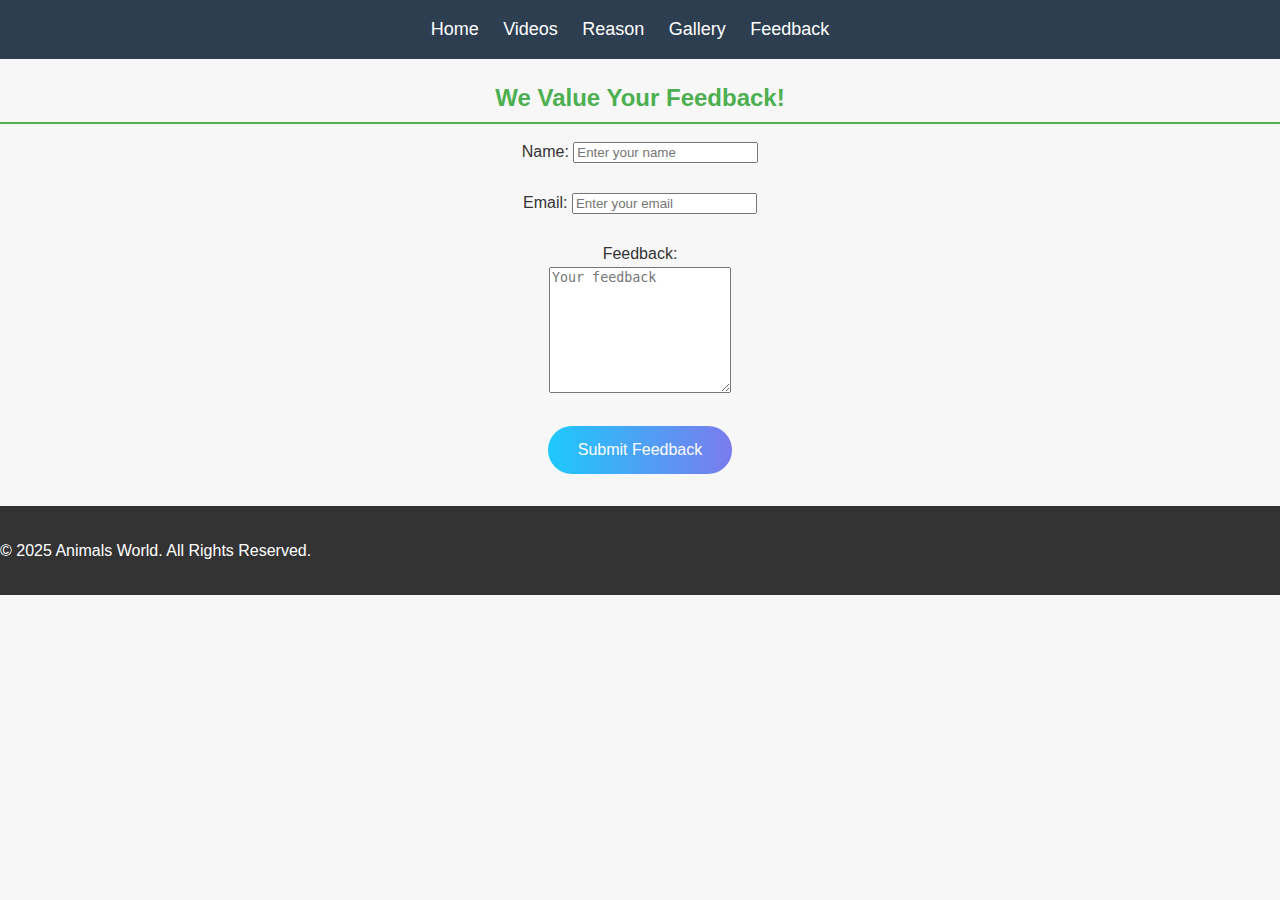
<file: feedback.html>
<!DOCTYPE html>
<html lang="en">
<head>
    <meta charset="UTF-8">
    <meta name="viewport" content="width=device-width, initial-scale=1.0">
    <title>Feedback</title>
    <link rel="stylesheet" href="style.css">
</head>


    <header>
        <nav>
            <ul>
                <li><a href="index.html">Home</a></li>
                <li><a href="videos.html">Videos</a></li>
                <li><a href="reason.html">Reason</a></li>
                <li><a href="gallery.html">Gallery</a></li>
                <li><a href="feedback.html">Feedback</a></li>
            </ul>
        </nav>
    </header>

 

    <section id="feedback">
        <div class="feedback-container">
        <h2>We Value Your Feedback!</h2>
        <form action="#" method="post">
            <label for="name">Name:</label>
            <input type="text" id="name" name="name" placeholder="Enter your name" required><br><br>

            <label for="email">Email:</label>
            <input type="email" id="email" name="email" placeholder="Enter your email" required><br><br>

            <label for="feedback">Feedback:</label><br>
            <textarea id="feedback" name="feedback" rows="8" placeholder="Your feedback" required></textarea><br><br>
             <button type="submit">Submit Feedback</button>

        </form>
    </section>
</div>

    <footer>
        <p>&copy; 2025 Animals World. All Rights Reserved.</p>
    </footer>


</html>
</file>
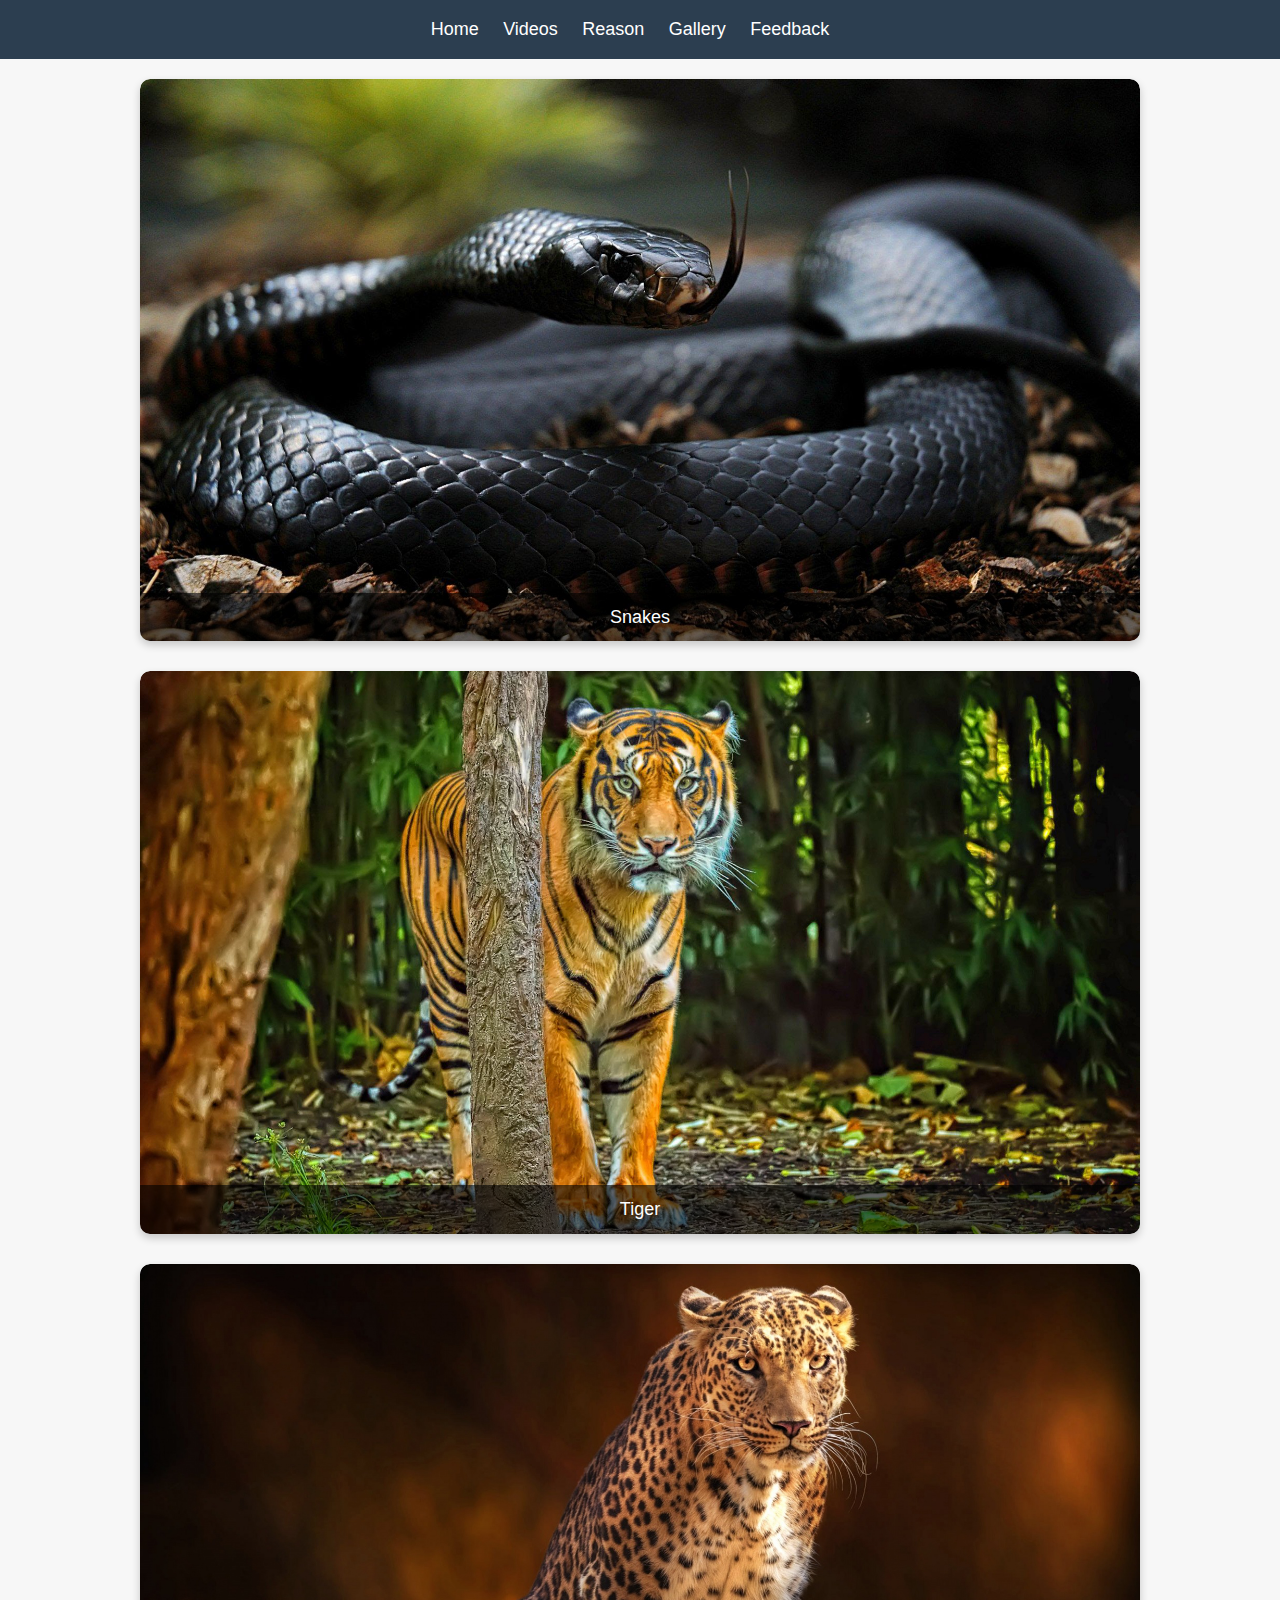
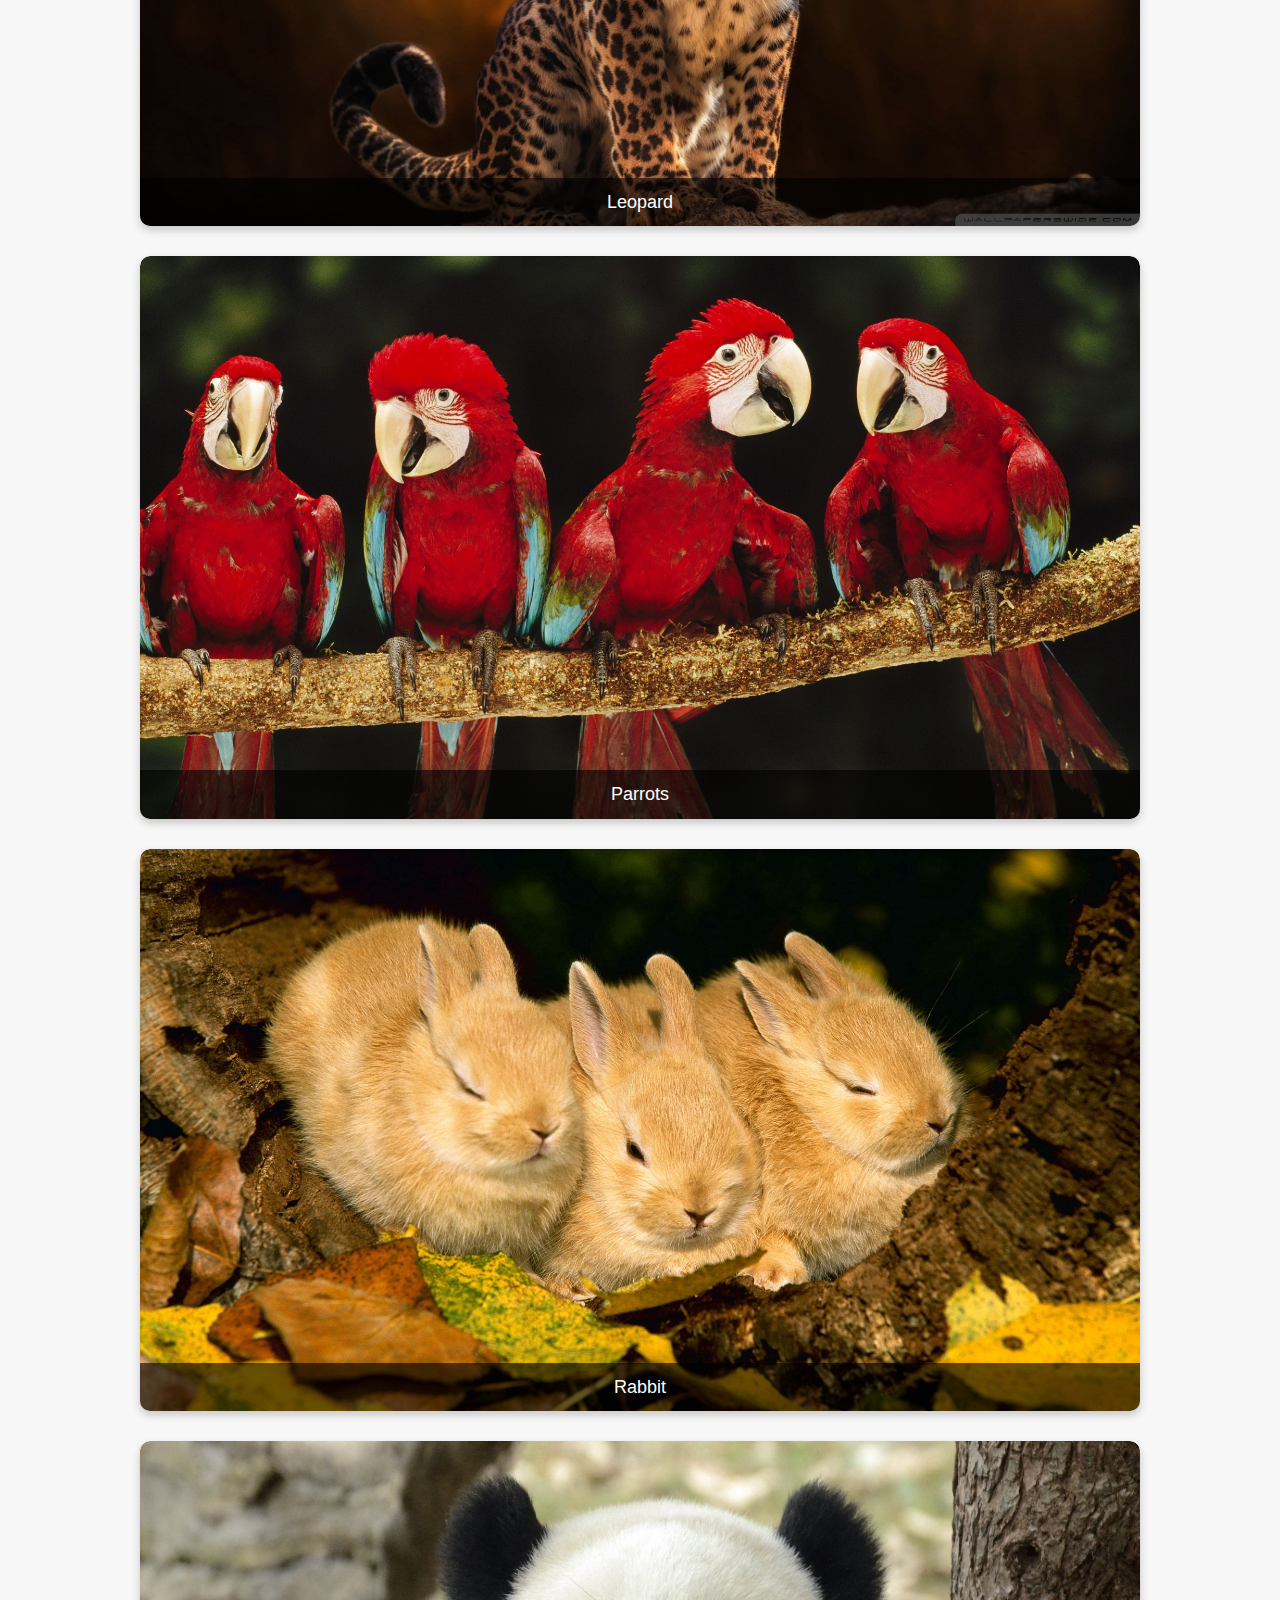
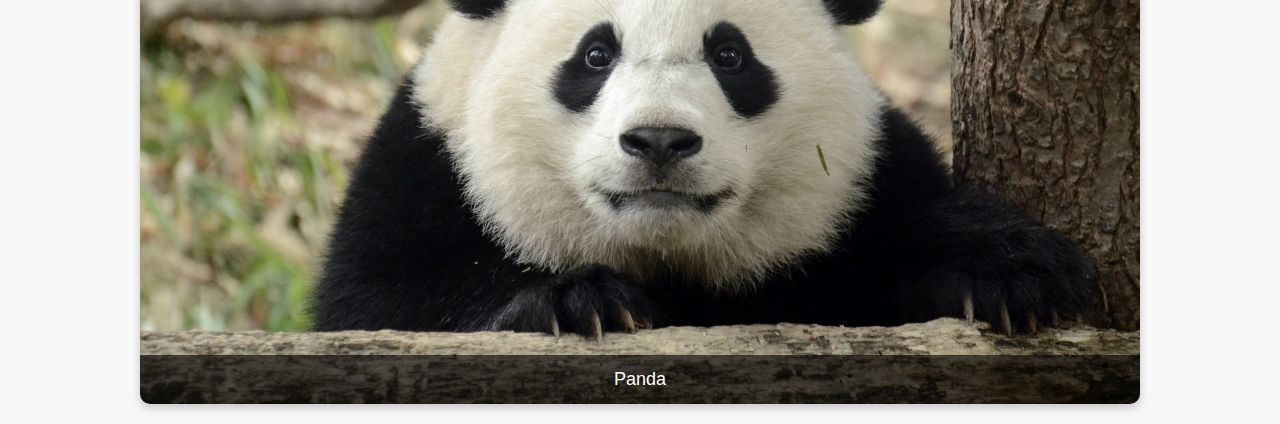
<file: gallery.html>
<!DOCTYPE html>
<html lang="en">
<head>
    <meta charset="UTF-8">
    <meta name="viewport" content="width=device-width, initial-scale=1.0">
    <title>Animal Gallery</title>
    <link rel="stylesheet" href="style.css">
</head>
<body>
    <header>
        <nav>
            <ul>
                <li><a href="index.html">Home</a></li>
                <li><a href="videos.html">Videos</a></li>
                <li><a href="reason.html">Reason</a></li>
                <li><a href="gallery.html">Gallery</a></li>
                <li><a href="feedback.html">Feedback</a></li>
            </ul>
        </nav>
    </header>
    <main class="gallery">
        <div class="card">
            <a href="subpage1.html">
                <img src="images/snakes.jpg" alt="Snakes">
                <div class="info">Snakes</div>
            </a>
        </div>
      <div class="card">
        <a href="subpage2.html">
          <img src="images/tiger_is_standing_in_forest_background_hd_tiger.jpg" alt="Tiger">
          <div class="info">Tiger</div>
        </a>
      </div>
      <div class="card">
        <a href="subpage3.html">
          <img src="images/leo.jpg" alt="Leopard">
          <div class="info">Leopard</div>
        </a>
      </div>
      <div class="card">
        <a href="subpage4.html">
          <img src="images/par.jpg" alt="Parrots">
          <div class="info">Parrots</div>
        </a>
      </div>
      <div class="card">
        <a href="subpage5.html">
          <img src="images/rab.jpg" alt="Rabbit">
          <div class="info">Rabbit</div>
        </a>
      </div>
      <div class="card">
        <a href="subpage6.html">
          <img src="images/pan.jpg" alt="Panda">
          <div class="info">Panda</div>
        </a>
      </div>
    </main>
</file>
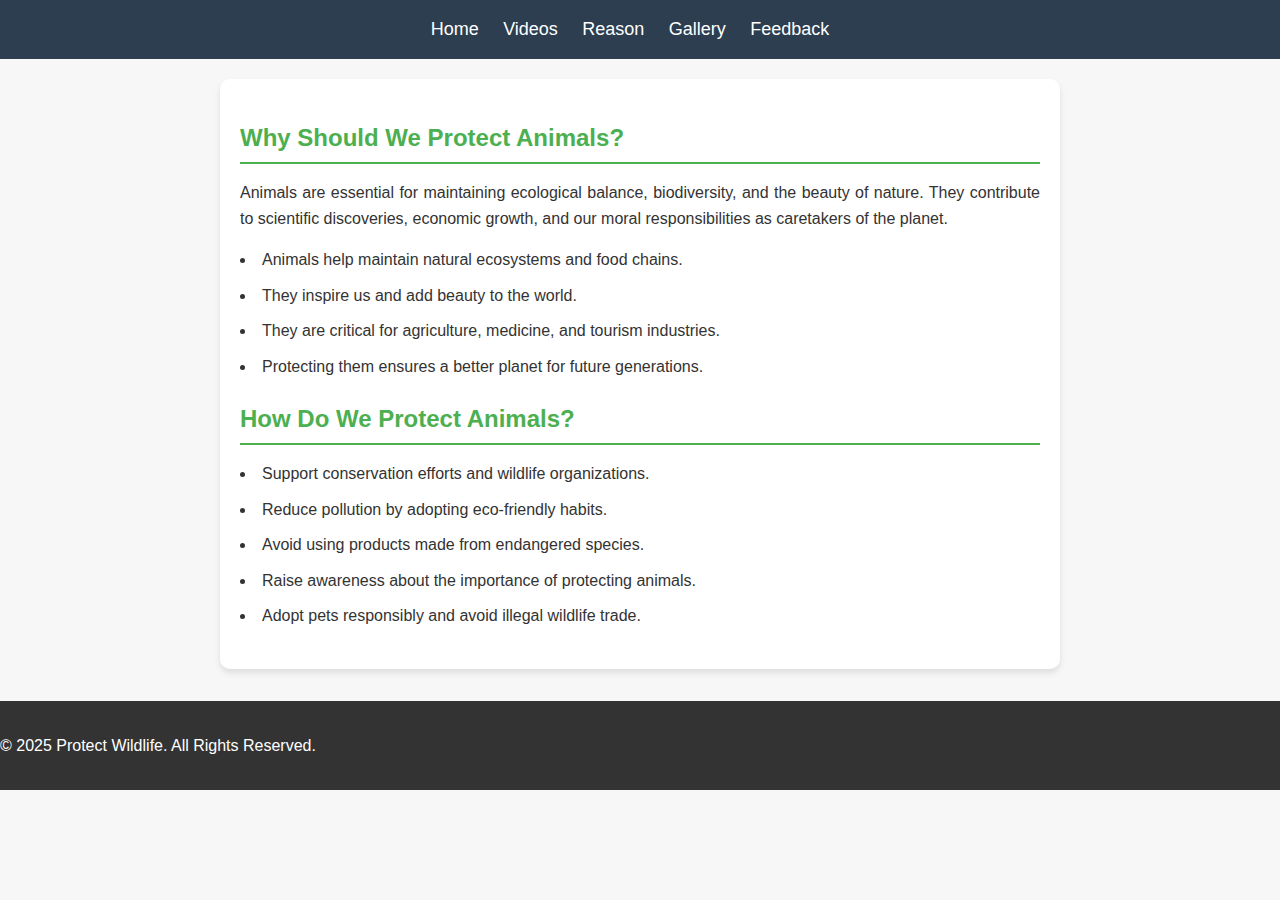
<file: reason.html>
<!DOCTYPE html>
<html lang="en">
<head>
    <meta charset="UTF-8">
    <meta name="viewport" content="width=device-width, initial-scale=1.0">
    <title>Why Protect Animals?</title>
    <link rel="stylesheet" href="style.css">
</head>
<body>

    <header>
        <nav>
            <ul>
                <li><a href="index.html">Home</a></li>
                <li><a href="videos.html">Videos</a></li>
                <li><a href="reason.html">Reason</a></li>
                <li><a href="gallery.html">Gallery</a></li>
                <li><a href="feedback.html">Feedback</a></li>
            </ul>
        </nav>
    </header>

    
    <div class="container">
        <section class="why-protect">
          <h2>Why Should We Protect Animals?</h2>
          <p>Animals are essential for maintaining ecological balance, biodiversity, and the beauty of nature. They contribute to scientific discoveries, economic growth, and our moral responsibilities as caretakers of the planet.</p>
          <ul>
            <li>Animals help maintain natural ecosystems and food chains.</li>
            <li>They inspire us and add beauty to the world.</li>
            <li>They are critical for agriculture, medicine, and tourism industries.</li>
            <li>Protecting them ensures a better planet for future generations.</li>
          </ul>
        </section>
    
        <section class="how-protect">
          <h2>How Do We Protect Animals?</h2>
          <ul>
            <li>Support conservation efforts and wildlife organizations.</li>
            <li>Reduce pollution by adopting eco-friendly habits.</li>
            <li>Avoid using products made from endangered species.</li>
            <li>Raise awareness about the importance of protecting animals.</li>
            <li>Adopt pets responsibly and avoid illegal wildlife trade.</li>
          </ul>
        </section>
      </div>
    
      <footer>
        <p>© 2025 Protect Wildlife. All Rights Reserved.</p>
      </footer>
    </body>
    </html>
</file>
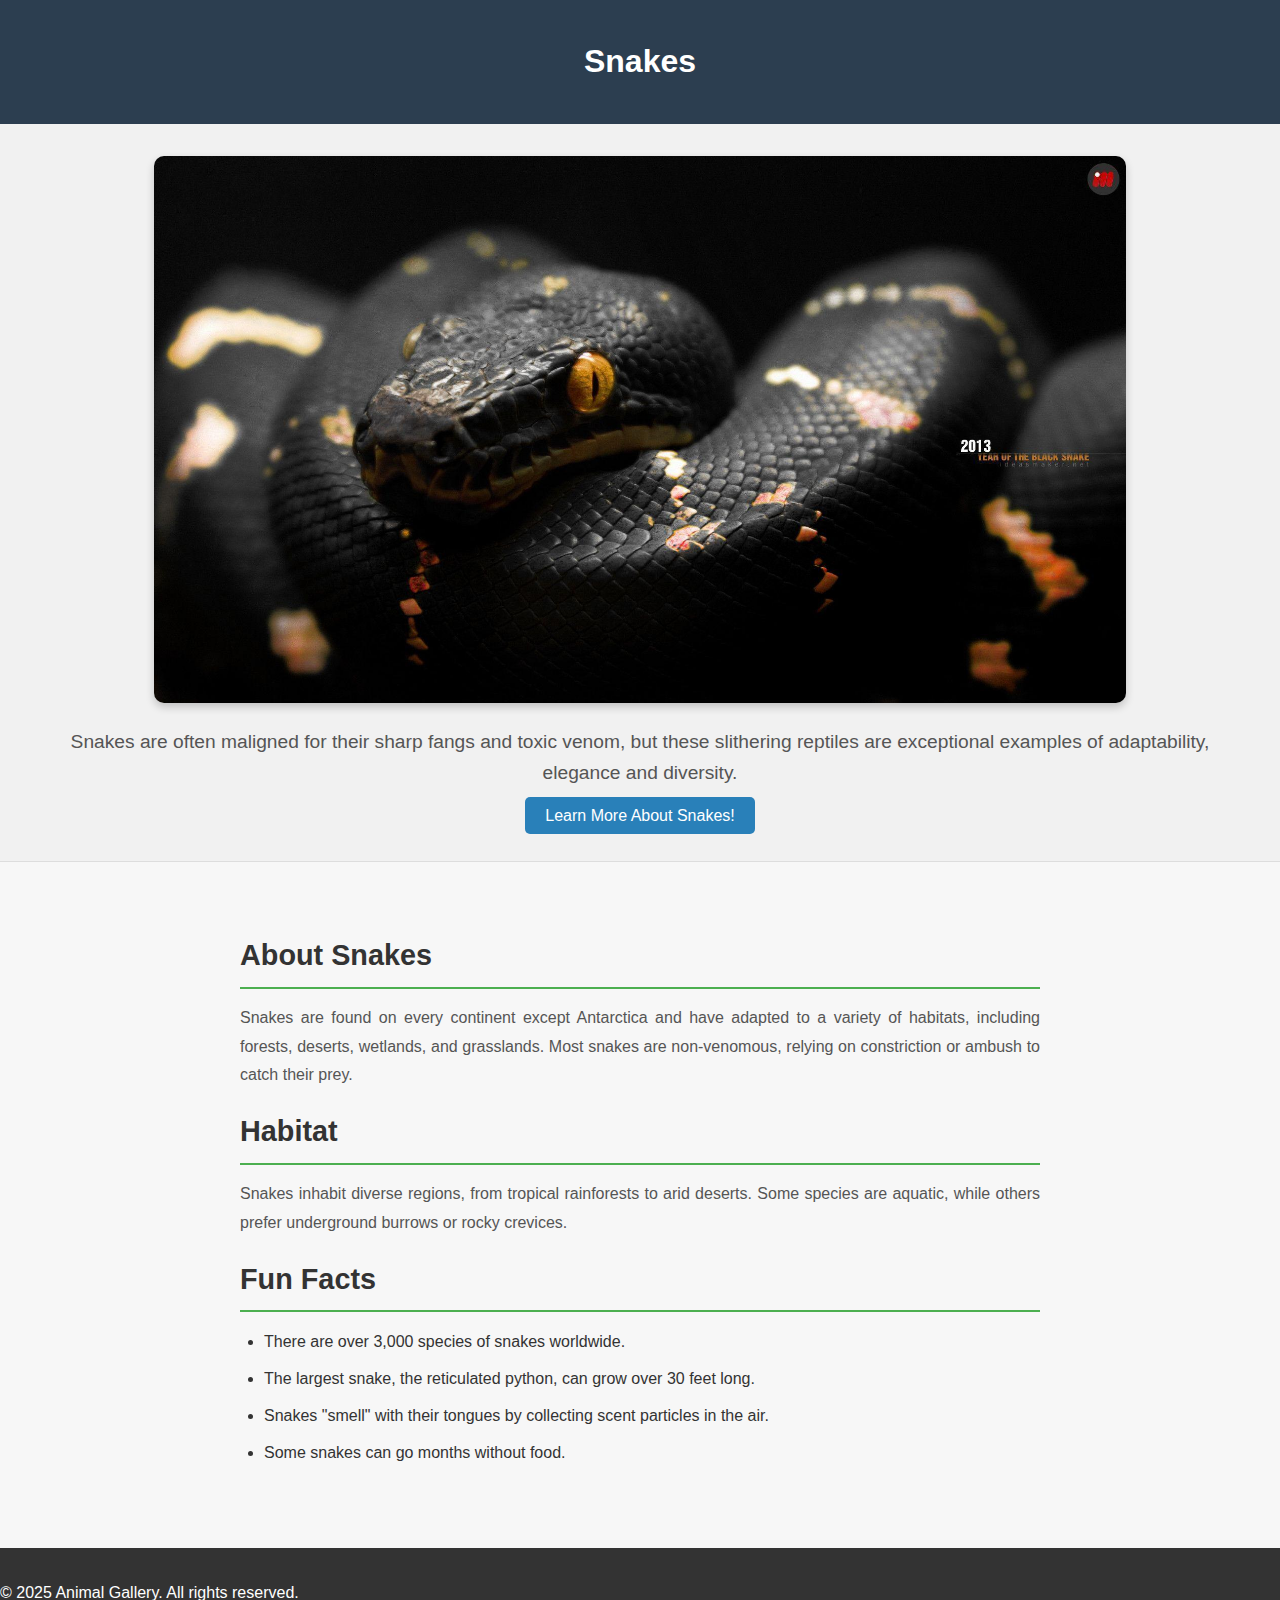
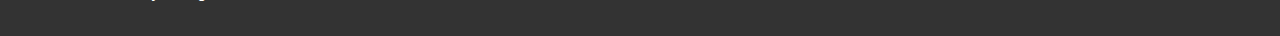
<file: subpage1.html>
<!DOCTYPE html>
<html lang="en">
<head>
  <meta charset="UTF-8">
  <meta name="viewport" content="width=device-width, initial-scale=1.0">
  <title>Snakes</title>
  <link rel="stylesheet" href="style.css">
</head>
<body>
  <header>
    <h1>Snakes</h1>
  </header>

  <main>
    <section class="hero">
      <img src="images/sna  ke.jpg" alt="Snakes">
      <p class="caption">
        Snakes are often maligned for their sharp fangs and toxic venom, but these slithering reptiles are exceptional examples of adaptability, elegance and diversity.
      </p>

      <a href="https://www.bbcearth.com/factfiles/animals/amphibians-reptiles/snake"class="cta-button">Learn More About Snakes!</a>
    </section>

    <section class="details">
      <h2>About Snakes</h2>
      <p>
        Snakes are found on every continent except Antarctica and have adapted to a variety of habitats, 
        including forests, deserts, wetlands, and grasslands. Most snakes are non-venomous, 
        relying on constriction or ambush to catch their prey.
      </p>
       
      <h2>Habitat</h2>
      <p>
        Snakes inhabit diverse regions, from tropical rainforests to arid deserts. Some species are aquatic, 
        while others prefer underground burrows or rocky crevices.
      </p>

      <h2>Fun Facts</h2>
      <ul>
        <li>There are over 3,000 species of snakes worldwide.</li>
        <li>The largest snake, the reticulated python, can grow over 30 feet long.</li>
        <li>Snakes "smell" with their tongues by collecting scent particles in the air.</li>
        <li>Some snakes can go months without food.</li>
      </ul>
          
    </section>
  </main>

  <footer>
    <p>&copy; 2025 Animal Gallery. All rights reserved.</p>
  </footer>
</body>
</html>
</file>
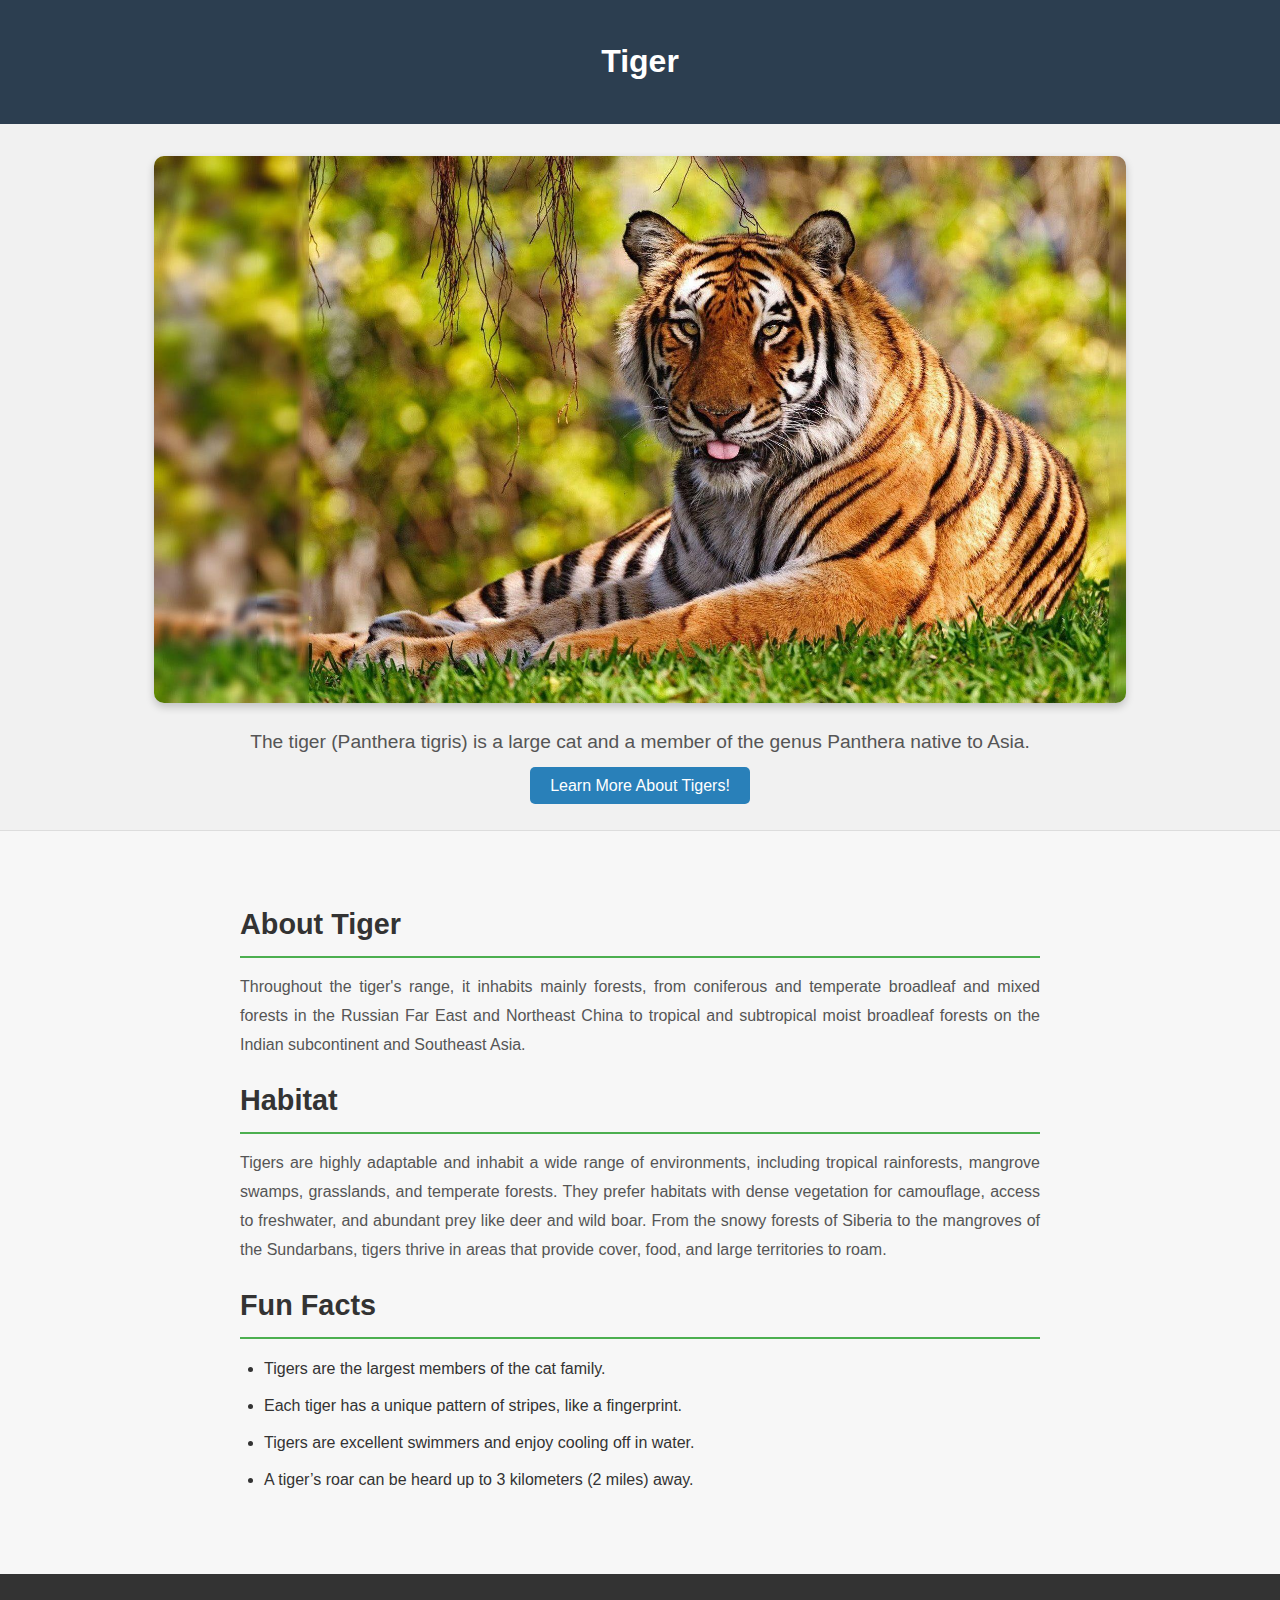
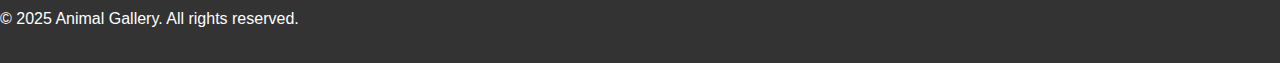
<file: subpage2.html>
<!DOCTYPE html>
<html lang="en">
<head>
  <meta charset="UTF-8">
  <meta name="viewport" content="width=device-width, initial-scale=1.0">
  <title>Tiger</title>
  <link rel="stylesheet" href="style.css">
</head>
<body>
  <header>
    <h1>Tiger</h1>
  </header>

  <main>
    <section class="hero">
      <img src="images/tiger 11.jpg" alt="Tiger">
      <p class="caption">
        The tiger (Panthera tigris) is a large cat and a member of the genus Panthera native to Asia.
      </p>

      <a href="https://www.britannica.com/animal/tiger"class="cta-button">Learn More About Tigers!</a>
    </section>

    <section class="details">
      <h2>About Tiger</h2>
      <p>
        Throughout the tiger's range, it inhabits mainly forests, from coniferous and temperate broadleaf and mixed forests in the 
        Russian Far East and Northeast China to tropical and subtropical moist broadleaf forests on the Indian subcontinent and Southeast Asia. 
      </p>
       
      <h2>Habitat</h2>
      <p>
        Tigers are highly adaptable and inhabit a wide range of environments, including tropical rainforests, mangrove swamps, grasslands, and temperate forests.
         They prefer habitats with dense vegetation for camouflage, access to freshwater, and abundant prey like deer and wild boar.
         From the snowy forests of Siberia to the mangroves of the Sundarbans, tigers thrive in areas that provide cover, food, and large territories to roam.
      </p>

      <h2>Fun Facts</h2>
      <ul>
        <li>Tigers are the largest members of the cat family.</li>
        <li>Each tiger has a unique pattern of stripes, like a fingerprint.</li>
        <li>Tigers are excellent swimmers and enjoy cooling off in water.</li>
        <li>A tiger’s roar can be heard up to 3 kilometers (2 miles) away.</li>
      </ul>
          
    </section>
  </main>

  <footer>
    <p>&copy; 2025 Animal Gallery. All rights reserved.</p>
  </footer>
</body>
</html>
</file>
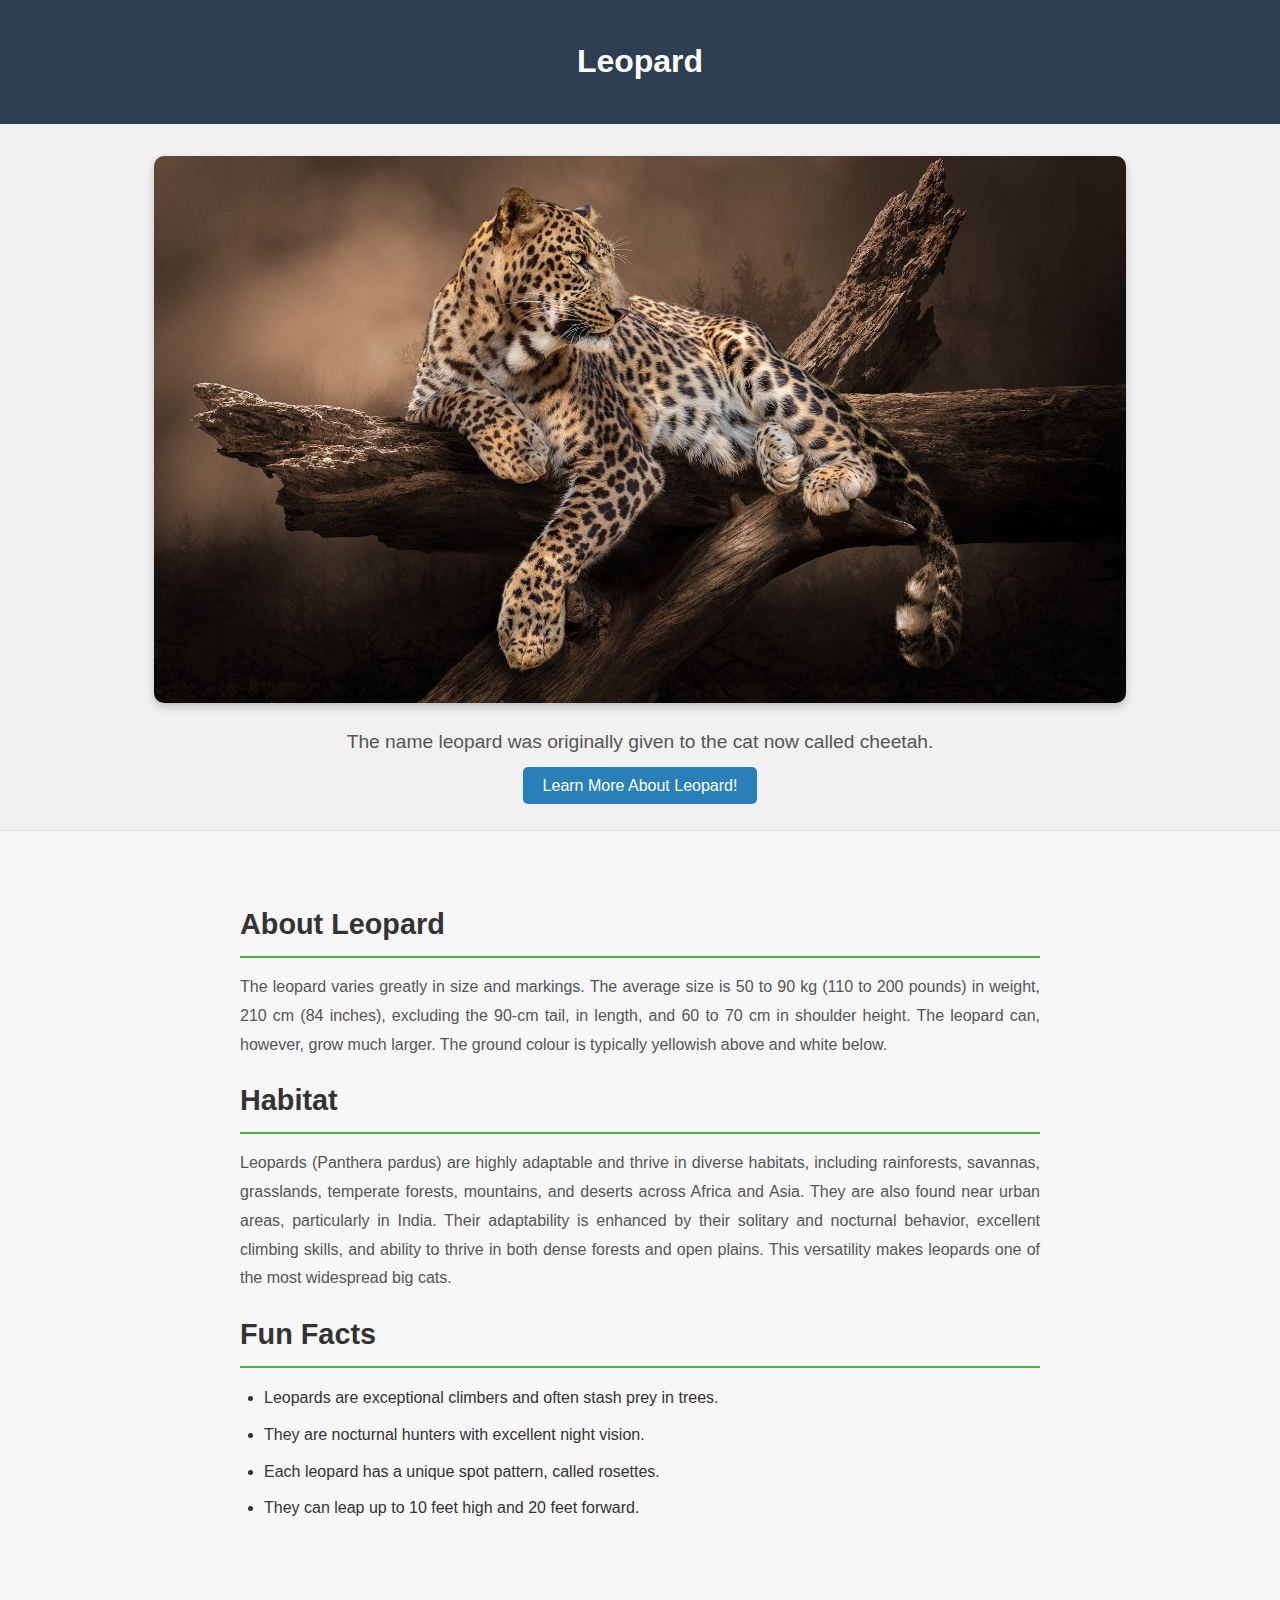
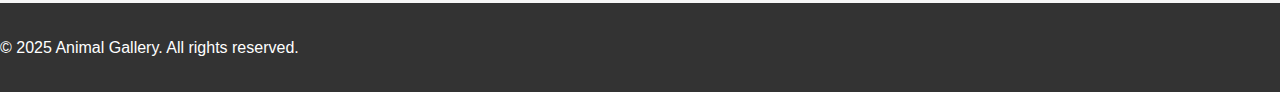
<file: subpage3.html>
<!DOCTYPE html>
<html lang="en">
<head>
  <meta charset="UTF-8">
  <meta name="viewport" content="width=device-width, initial-scale=1.0">
  <title>Leopard</title>
  <link rel="stylesheet" href="style.css">
</head>
<body>
  <header>
    <h1>Leopard</h1>
  </header>

  <main>
    <section class="hero">
      <img src="images/leoparddddd.jpg" alt="Leopard">
      <p class="caption">
        The name leopard was originally given to the cat now called cheetah.
      </p>

      <a href="https://www.britannica.com/animal/leopard"class="cta-button">Learn More About Leopard!</a>
    </section>

    <section class="details">
      <h2>About Leopard</h2>
      <p>
        The leopard varies greatly in size and markings.
         The average size is 50 to 90 kg (110 to 200 pounds) in weight, 
         210 cm (84 inches), excluding the 90-cm tail, in length, and 60 to 70 cm in 
         shoulder height. The leopard can, however, grow much larger. The ground colour 
         is typically yellowish above and white below.
       
      <h2>Habitat</h2>
      <p>
        Leopards (Panthera pardus) are highly adaptable and thrive in diverse habitats,
         including rainforests, savannas, grasslands, temperate forests, mountains,
          and deserts across Africa and Asia. They are also found near urban areas, particularly in India. Their adaptability is enhanced by their solitary and nocturnal behavior, excellent climbing skills, and ability to thrive in both dense forests and open plains. 
        This versatility makes leopards one of the most widespread big cats.
      </p>

      <h2>Fun Facts</h2>
      <ul>
        <li>Leopards are exceptional climbers and often stash prey in trees.</li>
        <li>They are nocturnal hunters with excellent night vision.</li>
        <li>Each leopard has a unique spot pattern, called rosettes.</li>
        <li>They can leap up to 10 feet high and 20 feet forward.</li>
      </ul>
          
    </section>
  </main>

  <footer>
    <p>&copy; 2025 Animal Gallery. All rights reserved.</p>
  </footer>
</body>
</html>
</file>
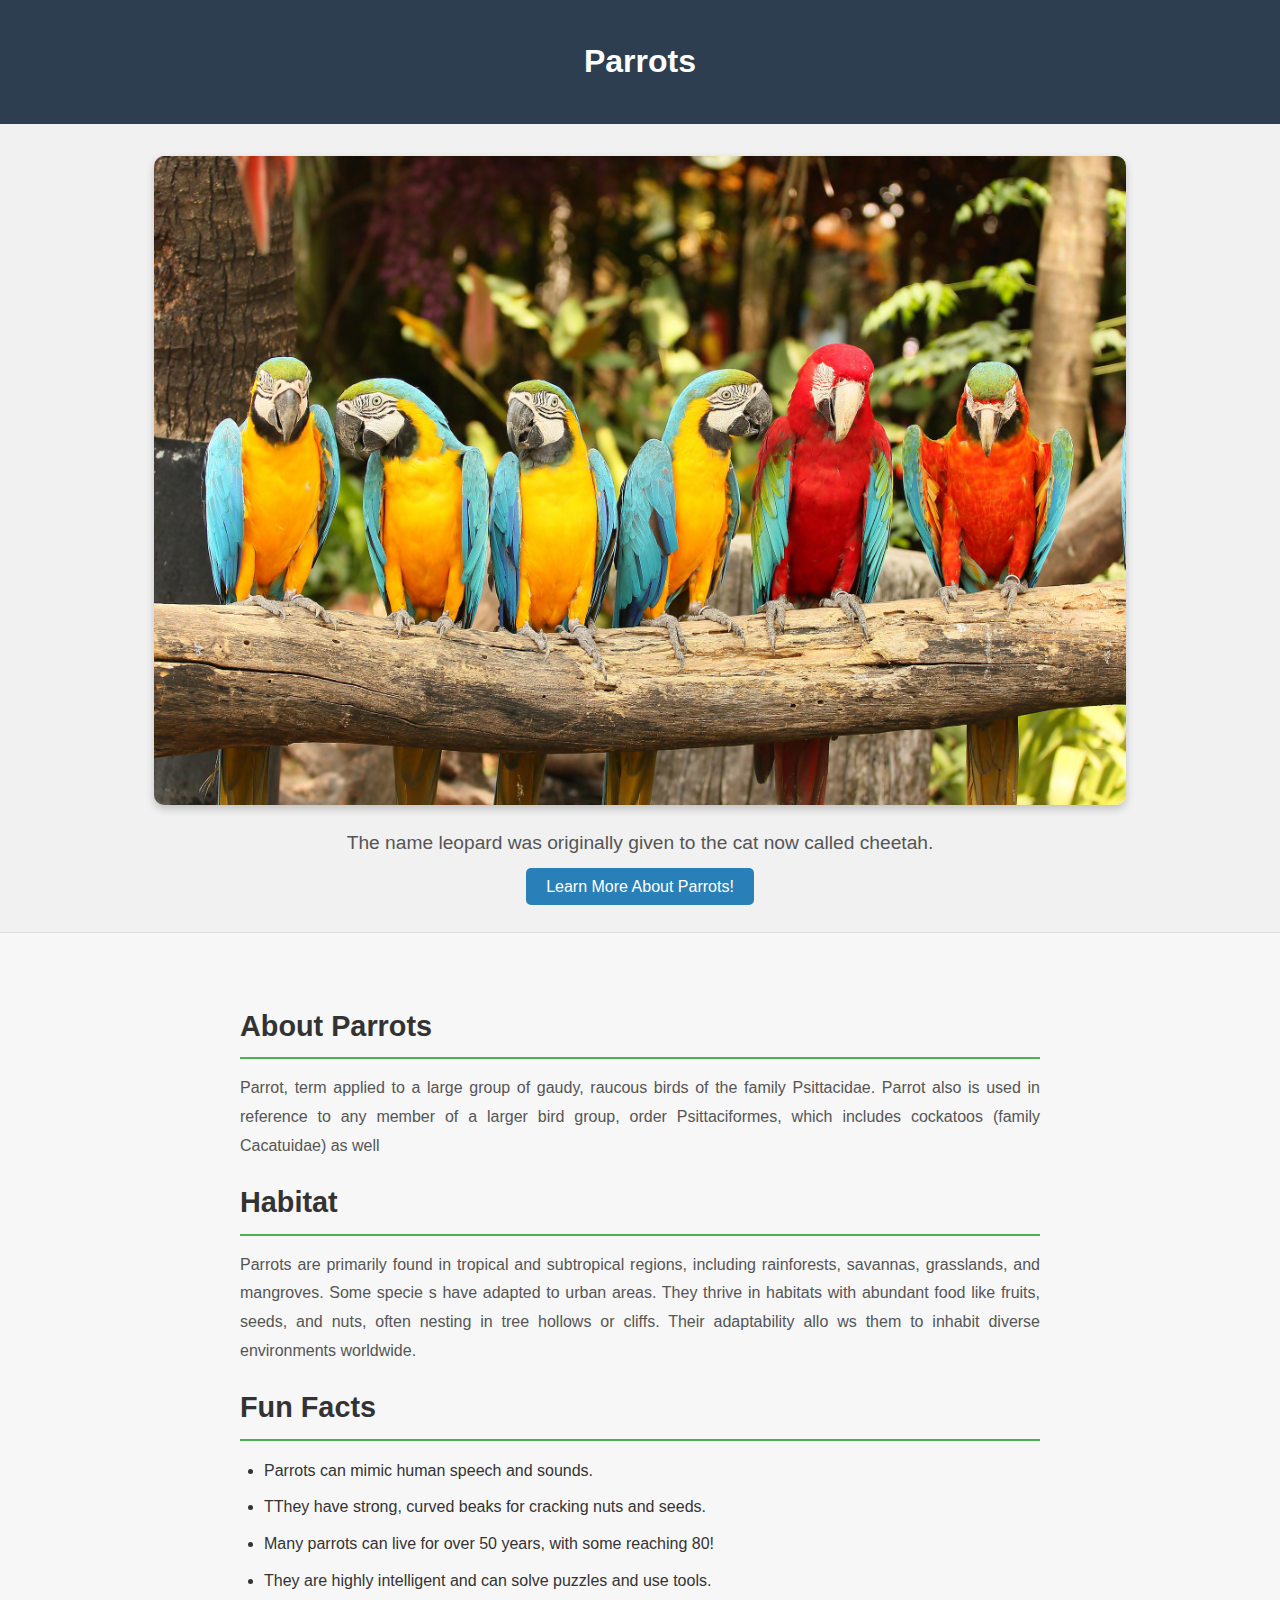
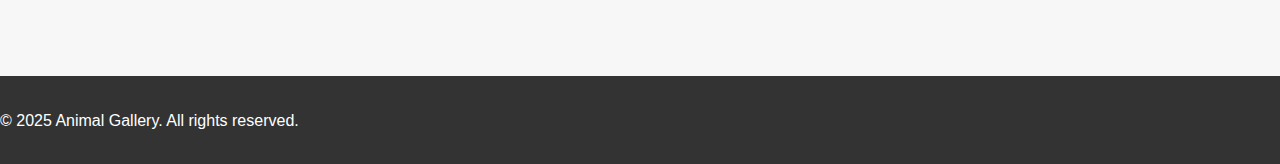
<file: subpage4.html>
<!DOCTYPE html>
<html lang="en">
<head>
  <meta charset="UTF-8">
  <meta name="viewport" content="width=device-width, initial-scale=1.0">
  <title>Parrots</title>
  <link rel="stylesheet" href="style.css">
</head>
<body>
  <header>
    <h1>Parrots</h1>
  </header>

  <main>
    <section class="hero">
      <img src="images/PARROTS  DSASD.jpeg" alt="Parrots">
      <p class="caption">
        The name leopard was originally given to the cat now called cheetah.
      </p>

      <a href="https://www.britannica.com/animal/parrot"class="cta-button">Learn More About Parrots!</a>
    </section>

    <section class="details">
      <h2>About Parrots</h2>
      <p>
        Parrot, term applied to a large group of gaudy, raucous birds of the family Psittacidae. Parrot also is used in reference to any member of a larger bird group, order Psittaciformes, which includes cockatoos (family Cacatuidae) as well
      <h2>Habitat</h2>
      <p>
        Parrots are primarily found in tropical and subtropical regions,
         including rainforests, savannas, grasslands, and mangroves. Some specie
         s have adapted to urban areas. They thrive in habitats with abundant food like
          fruits, seeds, and nuts, often nesting in tree hollows or cliffs. Their adaptability allo
          ws them to inhabit diverse environments worldwide.
      </p>

      <h2>Fun Facts</h2>
      <ul>
        <li>Parrots can mimic human speech and sounds.</li>
        <li>TThey have strong, curved beaks for cracking nuts and seeds.</li>
        <li>Many parrots can live for over 50 years, with some reaching 80!</li>
        <li>They are highly intelligent and can solve puzzles and use tools.</li>
      </ul>
          
    </section>
  </main>

  <footer>
    <p>&copy; 2025 Animal Gallery. All rights reserved.</p>
  </footer>
</body>
</html>
</file>
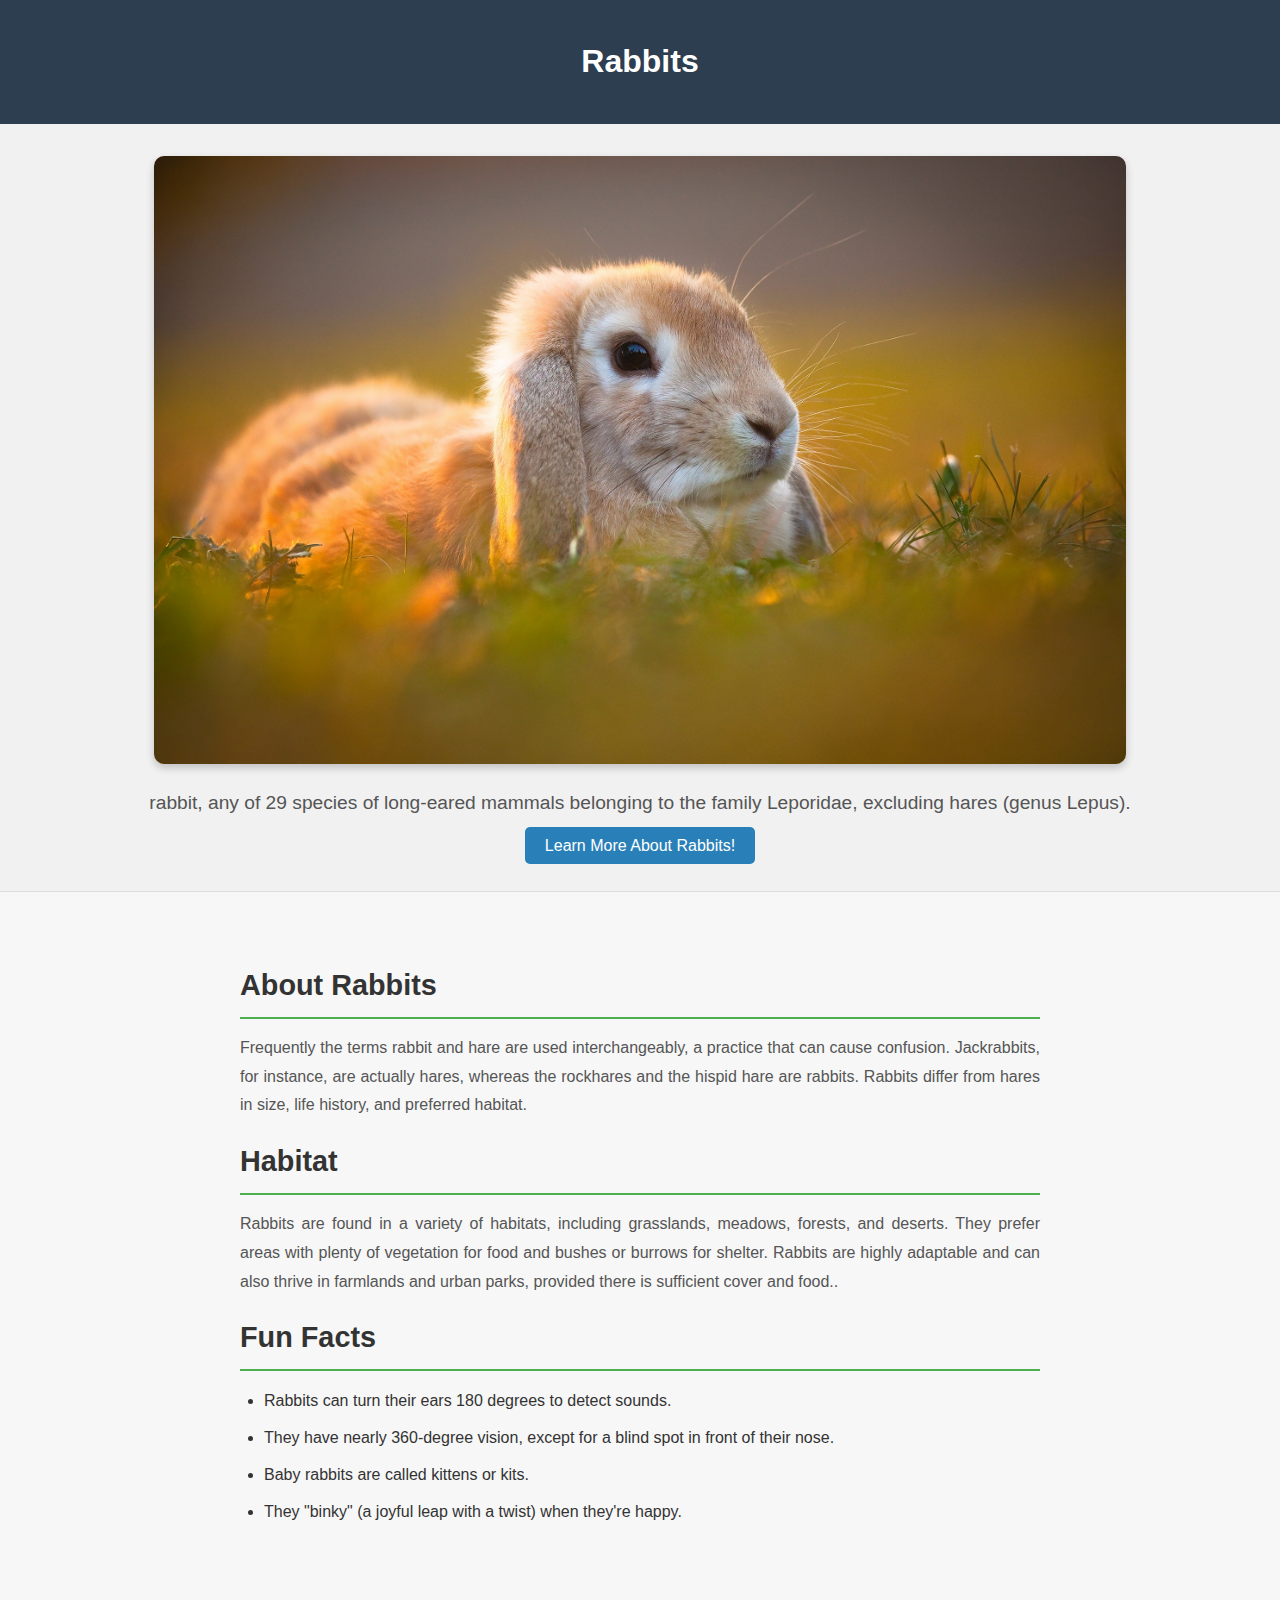
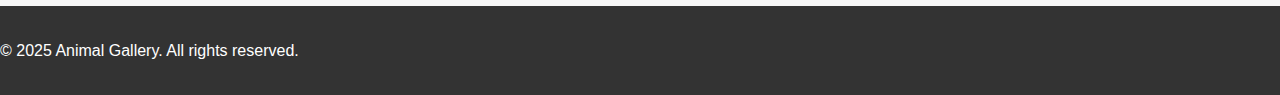
<file: subpage5.html>
<!DOCTYPE html>
<html lang="en">
<head>
  <meta charset="UTF-8">
  <meta name="viewport" content="width=device-width, initial-scale=1.0">
  <title>Rabbits</title>
  <link rel="stylesheet" href="style.css">
</head>
<body>
  <header>
    <h1>Rabbits</h1>
  </header>

  <main>
    <section class="hero">
      <img src="images/rabbbbits.jpg" alt="Rabbits">
      <p class="caption">
        rabbit, any of 29 species of long-eared mammals belonging to the family Leporidae, excluding hares (genus Lepus).
      </p>

      <a href="https://www.britannica.com/animal/rabbit"class="cta-button">Learn More About Rabbits!</a>
    </section>

    <section class="details">
      <h2>About Rabbits</h2>
      <p>
       Frequently the terms rabbit and hare are used interchangeably, a practice that can cause confusion. Jackrabbits, for instance, are actually hares, whereas the rockhares and the hispid hare are rabbits. Rabbits differ from hares in size, life history, and preferred habitat. 
      <h2>Habitat</h2>
      <p>
        Rabbits are found in a variety of habitats, including grasslands, meadows, forests, and deserts. They prefer areas with plenty of vegetation for food and bushes or burrows for shelter. Rabbits are highly adaptable and can also thrive in farmlands and urban parks, provided there is sufficient cover and food..
      </p>

      <h2>Fun Facts</h2>
      <ul>
        <li>Rabbits can turn their ears 180 degrees to detect sounds.</li>
        <li>They have nearly 360-degree vision, except for a blind spot in front of their nose.</li>
        <li>Baby rabbits are called kittens or kits.</li>
        <li>They "binky" (a joyful leap with a twist) when they're happy.</li>
      </ul>
          
    </section>
  </main>

  <footer>
    <p>&copy; 2025 Animal Gallery. All rights reserved.</p>
  </footer>
</body>
</html>
</file>
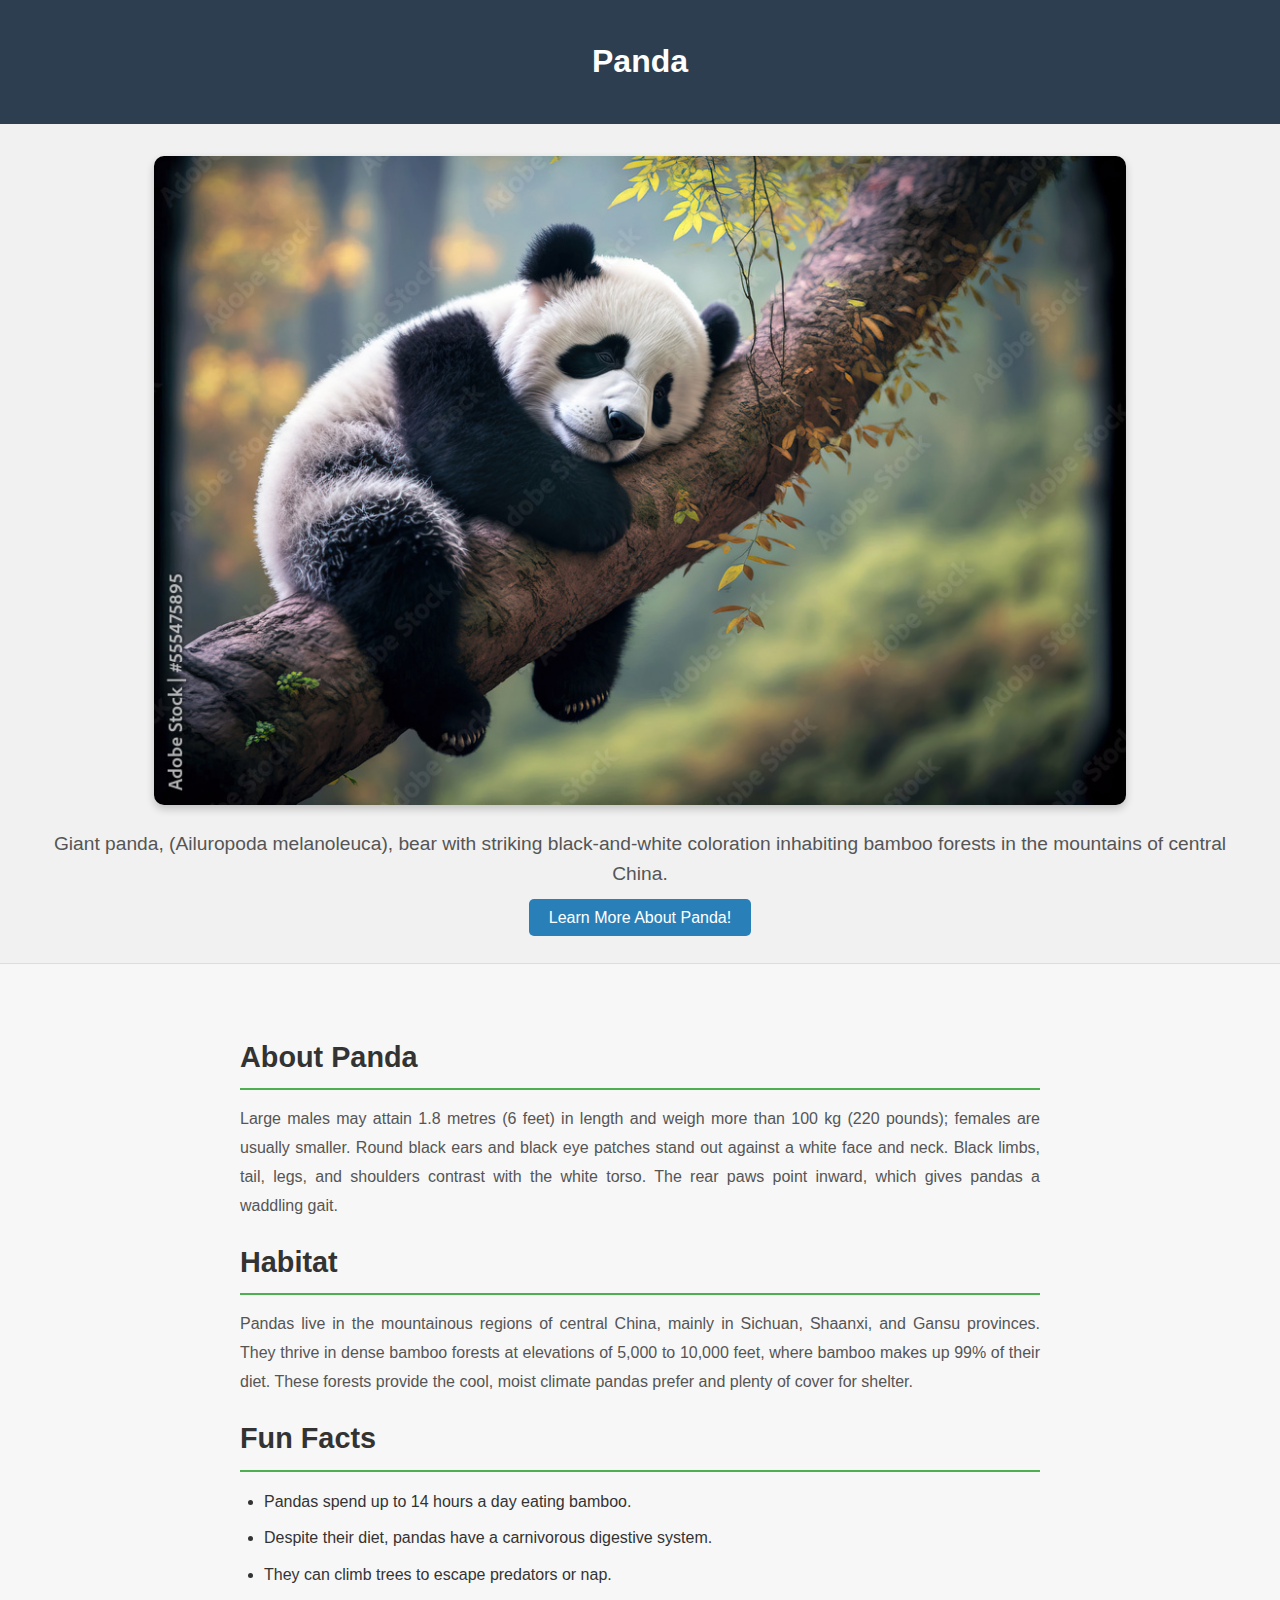
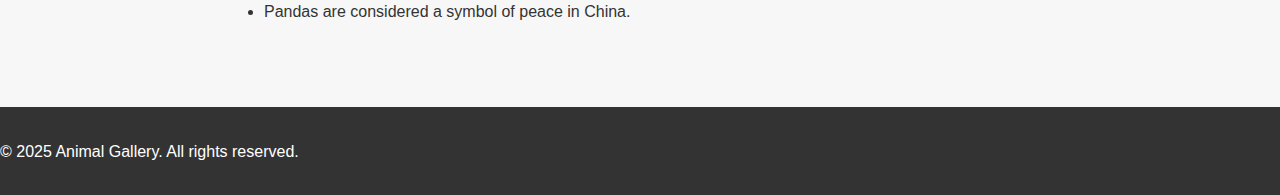
<file: subpage6.html>
<!DOCTYPE html>
<html lang="en">
<head>
  <meta charset="UTF-8">
  <meta name="viewport" content="width=device-width, initial-scale=1.0">
  <title>Panda</title>
  <link rel="stylesheet" href="style.css">
</head>
<body>
  <header>
    <h1>Panda</h1>
  </header>

  <main>
    <section class="hero">
      <img src="images/panda.jpg" alt="Panda">
      <p class="caption">
        Giant panda, (Ailuropoda melanoleuca), bear with striking black-and-white coloration inhabiting bamboo forests in the mountains of central China.
      </p>

      <a href="https://www.britannica.com/animal/giant-panda"class="cta-button">Learn More About Panda!</a>
    </section>

    <section class="details">
      <h2>About Panda</h2>
      <p>
        Large males may attain 1.8 metres (6 feet) in length and weigh more than 100 kg (220 pounds); females are usually smaller. Round black ears and black eye patches stand out against a white face and neck. Black limbs, tail, legs, and shoulders contrast with the white torso. The rear paws point inward, which gives pandas a waddling gait.
       
      <h2>Habitat</h2>
      <p>
        Pandas live in the mountainous regions of central China, mainly in Sichuan, Shaanxi, and Gansu provinces. They thrive in dense bamboo forests at elevations of 5,000 to 10,000 feet, where bamboo makes up 99% of their diet. These forests provide the cool, moist climate pandas prefer and plenty of cover for shelter.
      </p>

      <h2>Fun Facts</h2>
      <ul>
        <li>Pandas spend up to 14 hours a day eating bamboo.</li>
        <li>Despite their diet, pandas have a carnivorous digestive system.</li>
        <li>They can climb trees to escape predators or nap.</li>
        <li>Pandas are considered a symbol of peace in China.

        </li>
      </ul>
          
    </section>
  </main>

  <footer>
    <p>&copy; 2025 Animal Gallery. All rights reserved.</p>
  </footer>
</body>
</html>
</file>
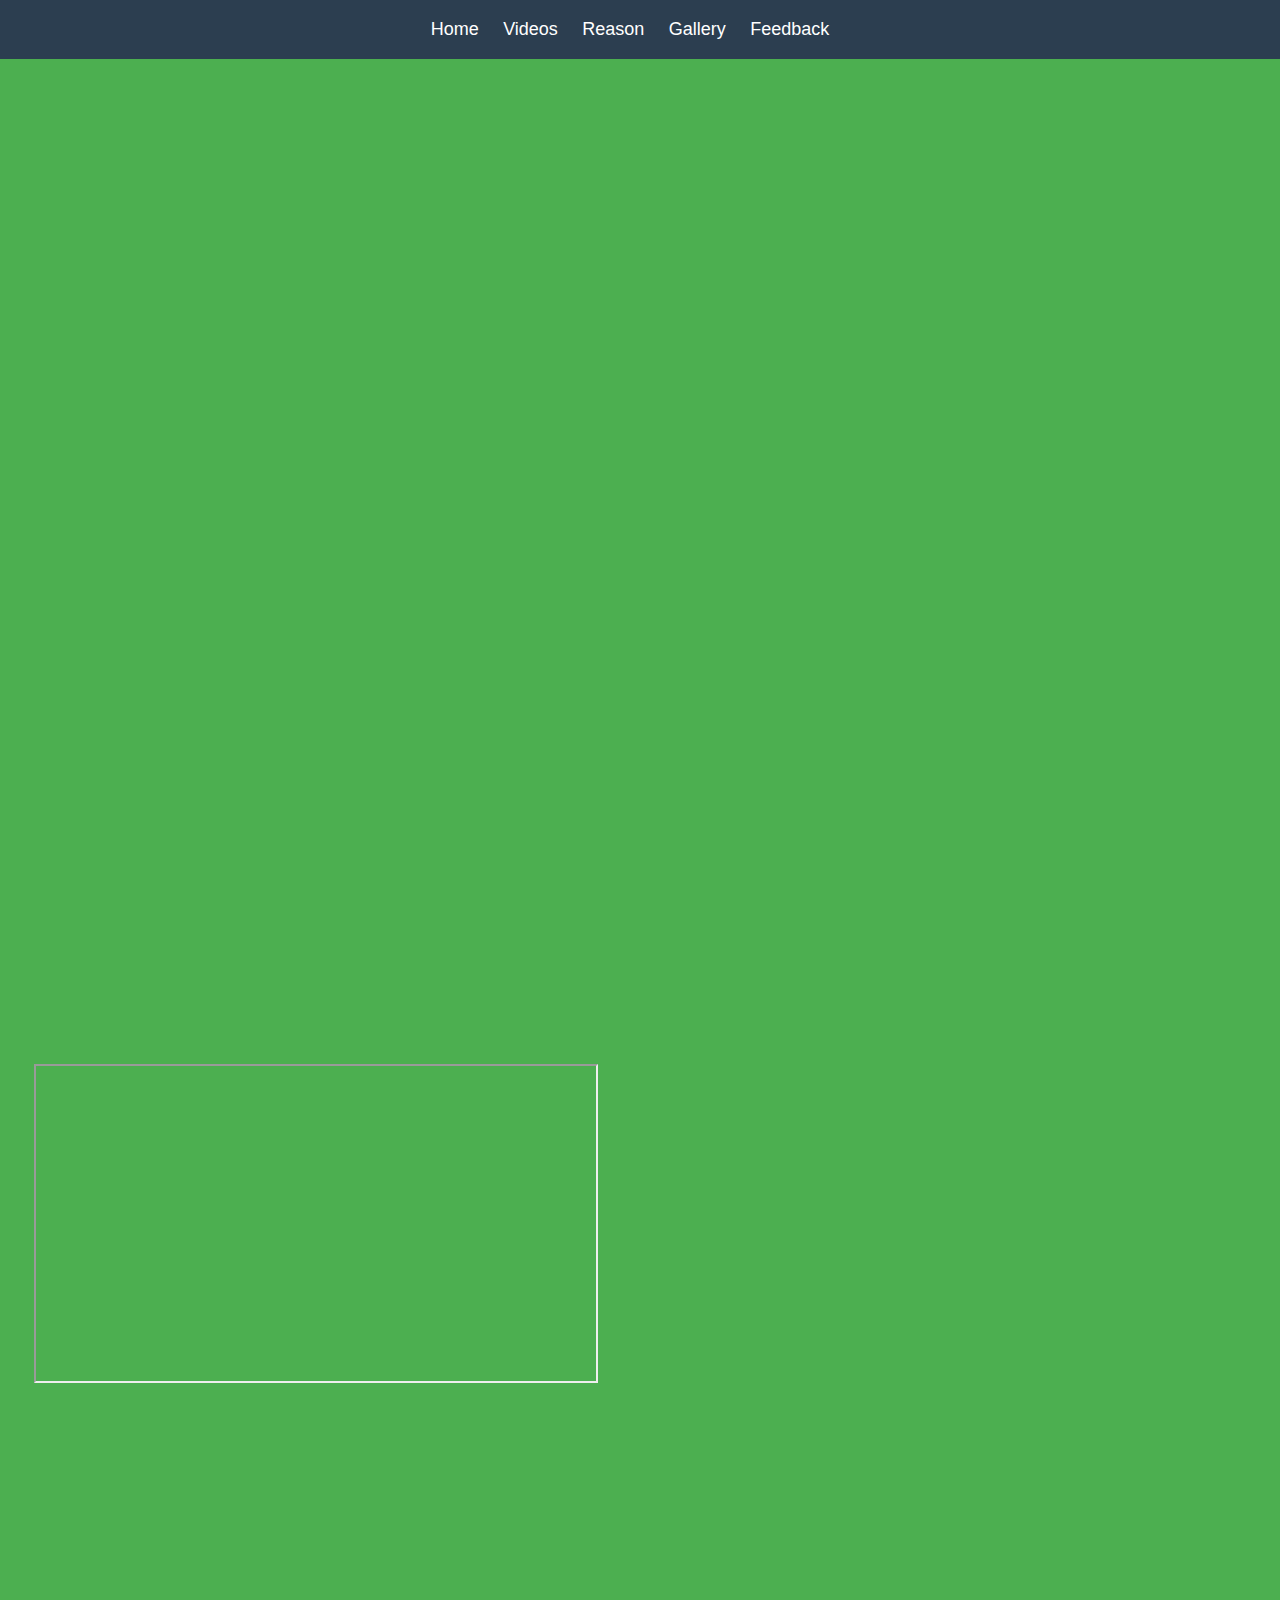
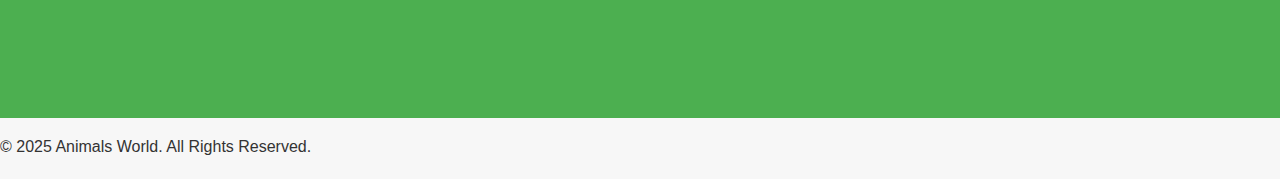
<file: videos.html>
<!DOCTYPE html>
<html lang="en">
<head>
    <meta charset="UTF-8">
    <meta name="viewport" content="width=device-width, initial-scale=1.0">
    <title>About Animals</title>
    <link rel="stylesheet" href="style.css">
</head>
<body>

    <header>
        <nav>
            <ul>
                <li><a href="index.html">Home</a></li>
                <li><a href="videos.html">Videos</a></li>
                <li><a href="reason.html">Reason</a></li>
                <li><a href="gallery.html">Gallery</a></li>
                <li><a href="feedback.html">Feedback</a></li>
            </ul>
        </nav>
    </header>

    <section id="Videos">
     
        <div class="container1">
        <iframe width="560" height="315" 
        src="https://www.youtube.com/embed/wDhOcRa6BK0?si=KDpZiASYf0qN5KIK" 
        title="YouTube video player" 
        frameborder="0" 
        allow="accelerometer; autoplay; clipboard-write; encrypted-media; gyroscope; picture-in-picture; web-share" 
        referrerpolicy="strict-origin-when-cross-origin" 
        allowfullscreen></iframe>

        <iframe width="560" height="315" 
        src="https://www.youtube.com/embed/r10g5gERB04?si=ghj8WR9lgoJa1uMi" 
        title="YouTube video player" 
        frameborder="0" 
        allow="accelerometer; autoplay; clipboard-write; encrypted-media; gyroscope; picture-in-picture; web-share" 
        referrerpolicy="strict-origin-when-cross-origin" 
        allowfullscreen></iframe>
    
        <iframe width="560" height="315" 
        src="https://www.youtube.com/embed/4p68-lMrjYU?si=6gTStD20YCZhSt2r"
         title="YouTube video player" 
         frameborder="0"
          allow="accelerometer; autoplay; clipboard-write; encrypted-media; gyroscope; picture-in-picture; web-share" 
          referrerpolicy="strict-origin-when-cross-origin"
         allowfullscreen></iframe>

         <iframe width="560" height="315" 
         src="https://www.youtube.com/embed/DyEAEmNqk-I?si=Rt6GYWXQJpavLI_m" 
         title="YouTube video player"
          frameborder="0" 
          allow="accelerometer; autoplay; clipboard-write; encrypted-media; gyroscope; picture-in-picture; web-share" 
         referrerpolicy="strict-origin-when-cross-origin" 
         allowfullscreen></iframe>

         <iframe width="560" height="315"
          src="https://www.youtube.com/embed/Q4xf-ca0GWQ?si=9UDDCwxzGMlMBKCN" 
         title="YouTube video player" 
         frameborder="0" 
         allow="accelerometer; autoplay; clipboard-write; encrypted-media; gyroscope; picture-in-picture; web-share" 
         referrerpolicy="strict-origin-when-cross-origin" 
         allowfullscreen></iframe>


         <iframe width="560" height="315" src="https://www.youtube.com/embed/LdW3jRm4B6s?si=WHV5BM6ifzSDf1ZS" 
         title="YouTube video player" 
         frameborder="0" 
         allow="accelerometer; autoplay; clipboard-write; encrypted-media; gyroscope; picture-in-picture; web-share"
          referrerpolicy="strict-origin-when-cross-origin" 
          allowfullscreen></iframe>

          <iframe width="560" height="315" 
          src="https://www.youtube.com/embed/dZmEX7famOA?si=0pYhopB_xXDYSt2V" title="YouTube video player" 
          frameborder="1"
           allow="accelerometer; autoplay; clipboard-write; encrypted-media; gyroscope; picture-in-picture; web-share" 
           referrerpolicy="strict-origin-when-cross-origin"
           allowfullscreen></iframe>

           <iframe width="560" height="315" 
           src="https://www.youtube.com/embed/3HoYkxXwdi4?si=B_Mbshf50YcgxBW8"
           title="YouTube video player" 
           frameborder="0" 
           allow="accelerometer; autoplay; clipboard-write; encrypted-media; gyroscope; picture-in-picture; web-share"
           referrerpolicy="strict-origin-when-cross-origin" 
           allowfullscreen></iframe>

           <iframe width="560" height="315" 
           src="https://www.youtube.com/embed/-JP-zoBLyWE?si=UzbeOwFGjIPy1DkR" 
           title="YouTube video player" 
           frameborder="0" 
           allow="accelerometer; autoplay; clipboard-write; encrypted-media; gyroscope; picture-in-picture; web-share" referrerpolicy="strict-origin-when-cross-origin" 
           allowfullscreen></iframe>

          </div>

        <p>&copy; 2025 Animals World. All Rights Reserved.</p>
    </footer>

</body>
</html>
</file>
<file: style.css>
/* Global Styles */
body {
    font-family: Arial, sans-serif;
    margin: 0;
    padding: 0;
    background-color: #f5f5f5;
    color: #333;
}

header {
    background-color: #2c3e50;
    color: white;
    padding: 15px 0;
    text-align: center;
}

header nav ul {
    list-style-type: none;
    margin-top: 10px;
    margin-bottom: 10px;
    margin: 0;
    padding: 0;
}

header nav ul li {
    display: inline;
    margin-right: 20px;
}

header nav ul li a {
    color: white;
    text-decoration: none;
    font-size: 18px;
}

header nav ul li a:hover {
    color: #e74c3c;
}

/* Home Section */
#home {
    background: linear-gradient(120deg, #2980b9, #8e44ad);
    color: white;
    padding: 50px 20px;
    text-align: center;
}

#home h1 {
    font-size: 40px;
    margin-bottom: 20px;

}

#home p {
    font-size: 20px;
    margin-top: 0;
    font-style: italic;
}

/* Hero Section */
#hero {
    position: relative;
    background: url('images/sky.jpg') no-repeat center center/cover;
    color: white;
    text-align: center;
    padding: 100px 20px;
    box-shadow: 0 4px 8px rgba(0, 0, 0, 0.1);
}

.hero-text {
    position: absolute;
    top: 50%;
    left: 50%;
    transform: translate(-50%, -50%);
}

.hero-text h1 {
    font-size: 48px;
    margin-bottom: 20px;

}

.hero-text p {
    font-size: 20px;
    font-style: italic;
    color: rgb(255, 255, 255);
}

.cta-button {
    background-color: #2980b9;
    color: white;
    padding: 10px 20px;
    text-decoration: none;
    border-radius: 5px;
}

.cta-button:hover {
    background-color: #8e44ad;
}

/* Featured Animals */
#featured-animals {
    background-color: rgb(199, 199, 199);
    padding: 50px 20px;
    text-align: center;
}

#featured-animals h2 {
    font-size: 32px;
    margin-bottom: 40px;
}

.animals {
    display: flex;
    justify-content: space-around;
}

.animal {
    width: 30%;
    background-color: #ecf0f1;
    padding: 20px;
    border-radius: 8px;
    text-align: center;
    box-shadow: 0 4px 8px rgba(0, 0, 0, 0.1);
}

.animal img {
    width: 100%;
    height: auto;
    border-radius: 8px;
}

.animal h3 {
    color: #2980b9;
}

.animal p{
    font-style: oblique;
}



/* Conservation Tips */
#conservation-tips {
    background-color: #acacac;
    padding: 40px 20px;
    text-align:center;
}

#conservation-tips h2{
    color: #2980b9;
    font-family: Cambria, Cochin, Georgia, Times, 'Times New Roman', serif;
    font-size: 35px;
}

#conservation-tips ul {
    list-style-type: none;
    padding: 0;
}

#conservation-tips li {
    font-size: 18px;
    margin-bottom: 10px;
}

/* Fun Facts */
#fun-facts {
    background-color: rgb(92, 92, 92);
    padding: 40px 20px;
    text-align: center;
}

#fun-facts button {
    background-color: #2980b9;
    color: white;
    padding: 10px 20px;
    border: none;
    border-radius: 5px;
}

#fun-facts h2{
    font-family: 'Franklin Gothic Medium', 'Arial Narrow', Arial, sans-serif;
    color: #ffffff;
}

#fun-facts button:hover {
    background-color: #8e44ad;
}

#fun-facts p {
    margin-top: 20px;
    font-size: 20px;
    font-weight: bold;
}


/*Videos*/
 
.container1 {
    display: flex; /* Use Flexbox */
    flex-wrap: wrap; /* Allow items to wrap to the next line */
    justify-content: center; /* Center horizontally */
    gap: 20px; /* Add space between items */
    background-color: #4caf50;
  }
  
  .container1 iframe {
    display: block; /* Ensure proper alignment for block elements */
    margin: 0 auto; /* Center iframe inside its container */
  }
  

  /*reason*/
/* General Styles */

body {
    font-family: Arial, sans-serif;
    line-height: 1.6;
    margin: 0;
    padding: 0;
    background-color: #f7f7f7;
    color: #333;
  }
  
  .container {
    max-width: 800px;
    margin: 20px auto;
    padding: 20px;
    background: #fff;
    border-radius: 10px;
    box-shadow: 0 4px 6px rgba(0, 0, 0, 0.1);
  }
  
  /* Section Styles */
  section {
    margin-bottom: 20px;
  }
  
  h2 {
    color: #4caf50;
    border-bottom: 2px solid #4caf50;
    padding-bottom: 5px;
    margin-bottom: 15px;
  }
  
  p {
    margin-bottom: 15px;
    text-align: justify;
  }
  
  ul {
    list-style: disc inside;
    padding-left: 0;
  }
  
  ul li {
    margin: 10px 0;
  }
  
  /* Footer Styles */
  footer {
    text-align: center;
    padding: 10px 0;
    background: #4caf50;
    color: #fff;
    position: relative;
    bottom: 0;
    width: 100%;
  }
  
/*gallery*/

/* General Styles */
.gallery {
  display: flex;
  flex-wrap: wrap;
  grid-template-columns: repeat(auto-fit, minmax(200px, 1fr));
  gap: 30px;
  padding: 20px;
  justify-content: center;
}



.card {
  position: relative;
  overflow: hidden;
  border-radius: 10px;
  box-shadow: 0 4px 8px rgba(0, 0, 0, 0.2);
  transition: transform 0.3s;
}

.card:hover {
  transform: scale(1.05);
}

.card img {
  width: 100%;
  max-width: 1000px ;
  height: auto;
  display: block;
  border-radius: 10px;
  align-items: center;
  margin: 0 auto;
}

.card .info {
  position: absolute;
  bottom: 0;
  background: rgba(0, 0, 0, 0.6);
  color: white;
  width: 100%;
  text-align: center;
  padding: 10px 0;
  font-size: 18px;
}

/* Link Styles */
.card a {
  text-decoration: none;
  color: inherit;
  display: block;
}

  
  /* Footer */
  footer {
    text-align: center;
    padding: 10px 0;
    background: #4caf50;
    color: #fff;
    position: fixed;
    bottom: 0;
    width: 100%;
  }
  
  /*feedback*/

  .feedback-container{
    text-align: center;
    justify-content: center;
  }

.feedback-container button{
    cursor: pointer;
    align-items: center;
    padding: 15px 30px;
    font-size: 16px;
    border: none;
    border-radius: 50px;
    color: #fff;
    background: linear-gradient(270deg, rgb(123, 123, 238), rgb(29, 201, 253));
}

.feedback-container button:hover::after{
    cursor: pointer;
    background-color:#4caf50;
}

/* Responsive Navigation Menu */
@media screen and (max-width: 768px) {
  header nav ul {
      display: flex;
      flex-direction: column;
      align-items: center;
      padding: 0;
  }

  header nav ul li {
      margin: 10px 0;
      text-align: center;
  }
}

/* Responsive Hero Section */
@media screen and (max-width: 768px) {
  .hero-text {
      position: static;
      transform: none;
      text-align: center;
      margin: 20px auto;
  }

  .hero-text h1 {
      font-size: 28px;
      line-height: 1.4;
  }

  .hero-text p {
      font-size: 16px;
      margin: 10px 0;
  }
}

/* Add Spacing Between Sections */
section {
  margin-bottom: 20px;
}

.hero {
  text-align: center;
  padding: 2rem;
  background-color: #f1f1f1;
  border-bottom: 1px solid #ddd;
}

.hero img {
  max-width: 80%;
  height: auto;
  border-radius: 10px;
  box-shadow: 0 4px 8px rgba(0, 0, 0, 0.2);
}

.hero .caption {
  margin-top: 1rem;
  font-size: 1.2rem;
  color: #555;
  text-align: center;
}

/* Details Section */
.details {
  padding: 2rem;
  max-width: 800px;
  margin: 0 auto;
  line-height: 1.8;
}

.details h2 {
  font-size: 1.8rem;
  margin-top: 1rem;
  color: #333;
}

.details p {
  font-size: 1rem;
  color: #555;
  margin: 0.5rem 0;
}

.details ul {
  list-style: disc;
  padding-left: 1.5rem;
}

.details ul li {
  margin: 0.5rem 0;
}

button

 /* Footer */
 footer {
  text-align: center;
  padding: 10px 0;
  background: #4caf50;
  color: #fff;
  position: fixed;
  bottom: 0;
  width: 100%;
}

/* Hero Section */
.hero {
  text-align: center;
  padding: 2rem;
  background-color: #f1f1f1;
  border-bottom: 1px solid #ddd;
}

.hero img {
  max-width: 80%;
  height: auto;
  border-radius: 10px;
  box-shadow: 0 4px 8px rgba(0, 0, 0, 0.2);
}

.hero .caption {
  margin-top: 1rem;
  font-size: 1.2rem;
  color: #555;
}

/* Details Section */
.details {
  padding: 2rem;
  max-width: 800px;
  margin: 0 auto;
  line-height: 1.8;
}

.details h2 {
  font-size: 1.8rem;
  margin-top: 1rem;
  color: #333;
}

.details p {
  font-size: 1rem;
  color: #555;
  margin: 0.5rem 0;
}

.details ul {
  list-style: disc;
  padding-left: 1.5rem;
}

.details ul li {
  margin: 0.5rem 0;
}

/* Footer */
footer {
  text-align: center;
  background-color: #333;
  color: #fff;
  padding: 1rem 0;
  margin-top: 2rem;
  position: relative;
}
</file>
